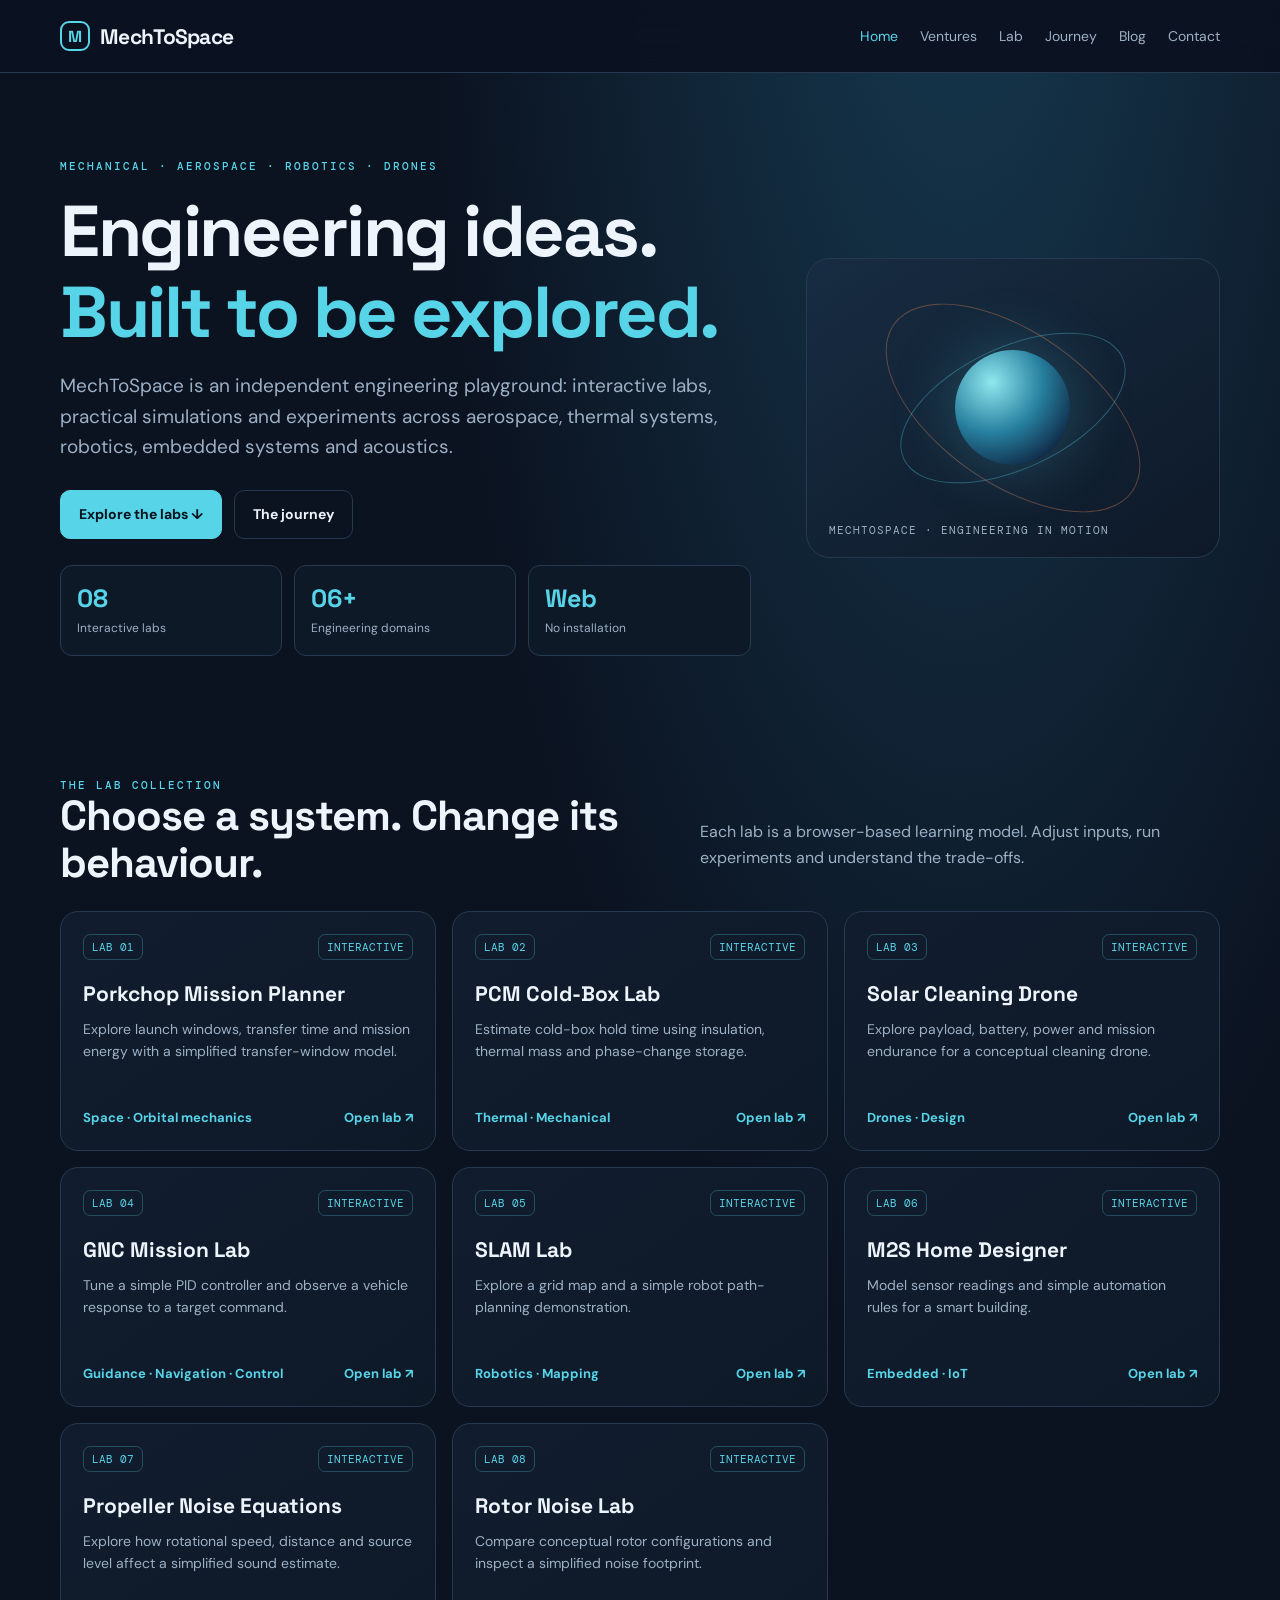
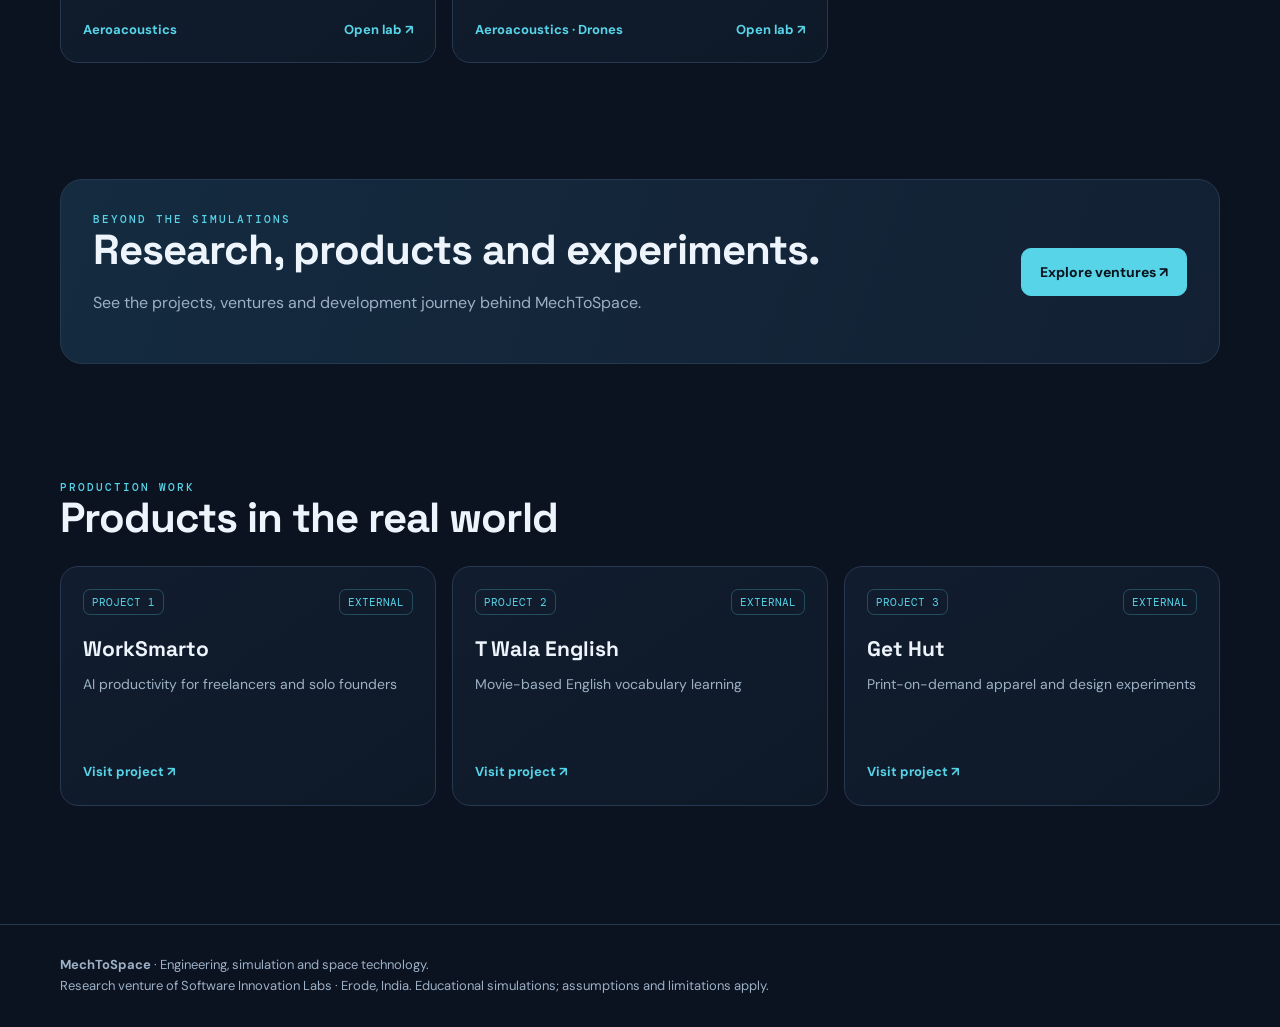
<file: index.html>
<!doctype html>
<html lang="en"><head><meta charset="utf-8"><meta name="viewport" content="width=device-width,initial-scale=1"><meta name="description" content="MechToSpace — interactive engineering, aerospace, robotics and simulation labs."><meta name="theme-color" content="#101b2a"><title>MechToSpace — Engineering in Motion</title><link rel="preconnect" href="https://fonts.googleapis.com"><link href="https://fonts.googleapis.com/css2?family=DM+Mono:wght@400;500&family=DM+Sans:wght@400;500;600;700&family=Space+Grotesk:wght@500;600;700&display=swap" rel="stylesheet"><link rel="stylesheet" href="/assets/site.css"></head><body><div id="app"></div><script src="/assets/site.js"></script></body></html>
</file>
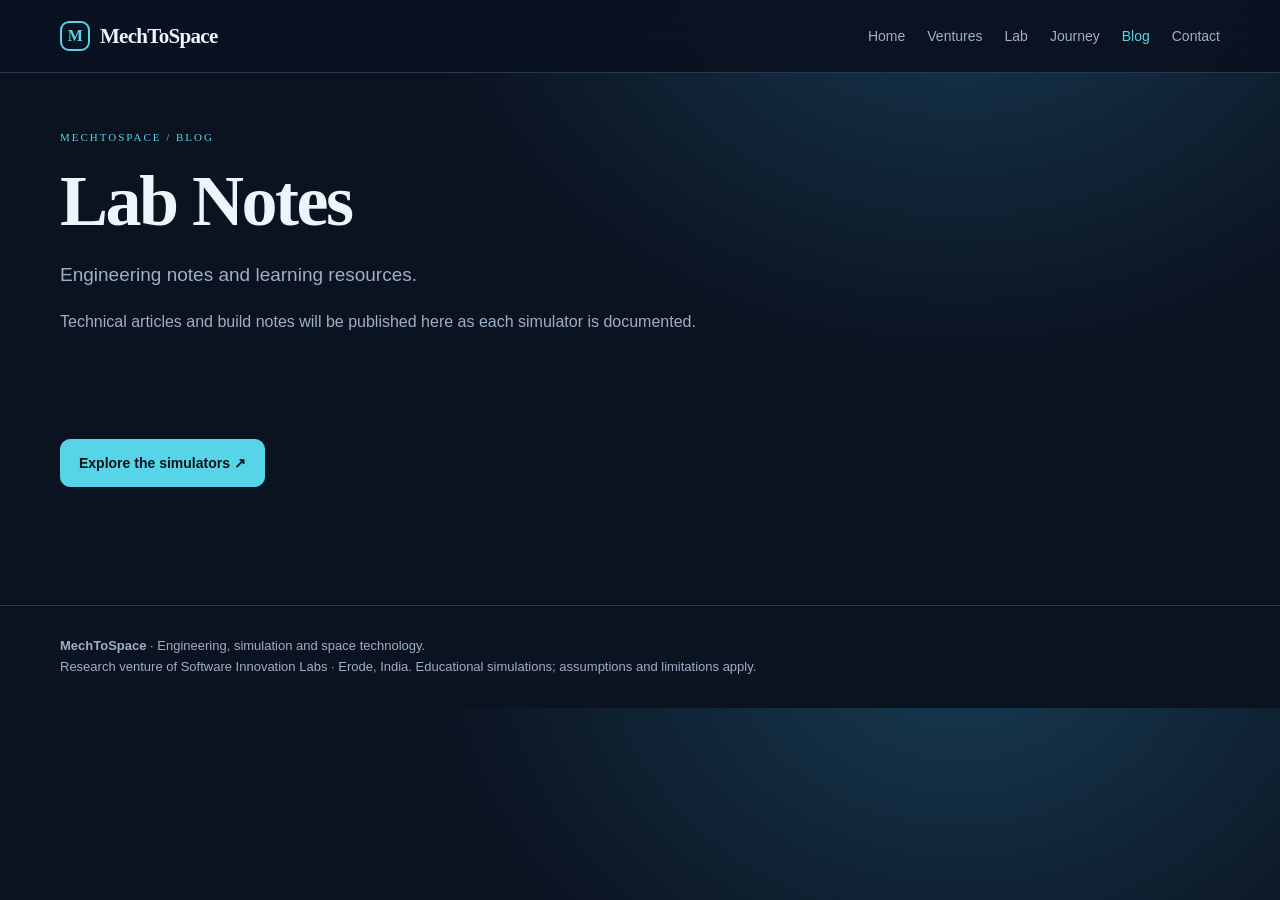
<file: blog/index.html>
<!doctype html><html lang="en"><head><meta charset="utf-8"><meta name="viewport" content="width=device-width,initial-scale=1"><meta name="description" content="MechToSpace blog"><title>Blog — MechToSpace</title><link rel="stylesheet" href="/assets/site.css"></head><body><div id="app"></div><script src="/assets/site.js"></script></body></html>
</file>
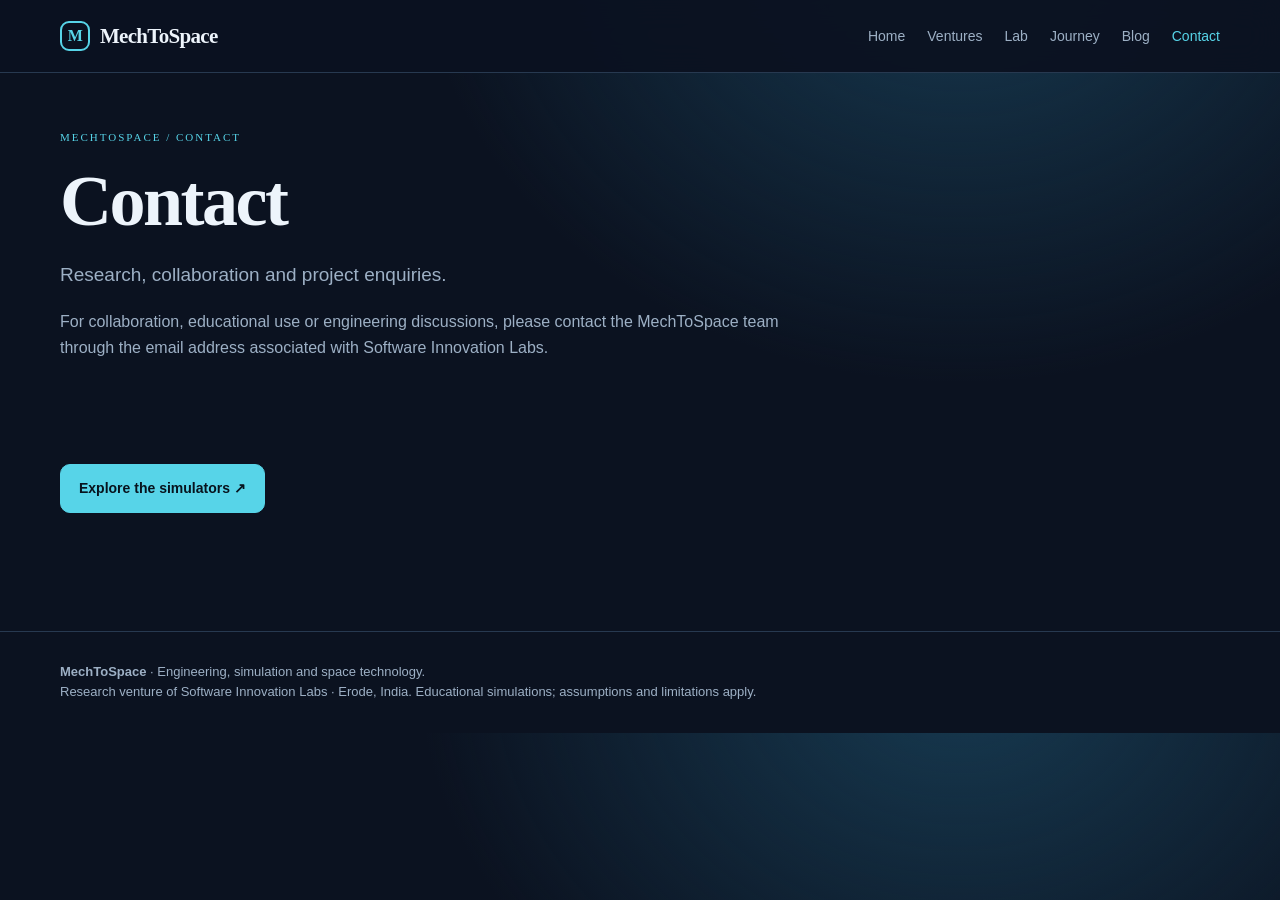
<file: contact/index.html>
<!doctype html><html lang="en"><head><meta charset="utf-8"><meta name="viewport" content="width=device-width,initial-scale=1"><meta name="description" content="MechToSpace contact"><title>Contact — MechToSpace</title><link rel="stylesheet" href="/assets/site.css"></head><body><div id="app"></div><script src="/assets/site.js"></script></body></html>
</file>
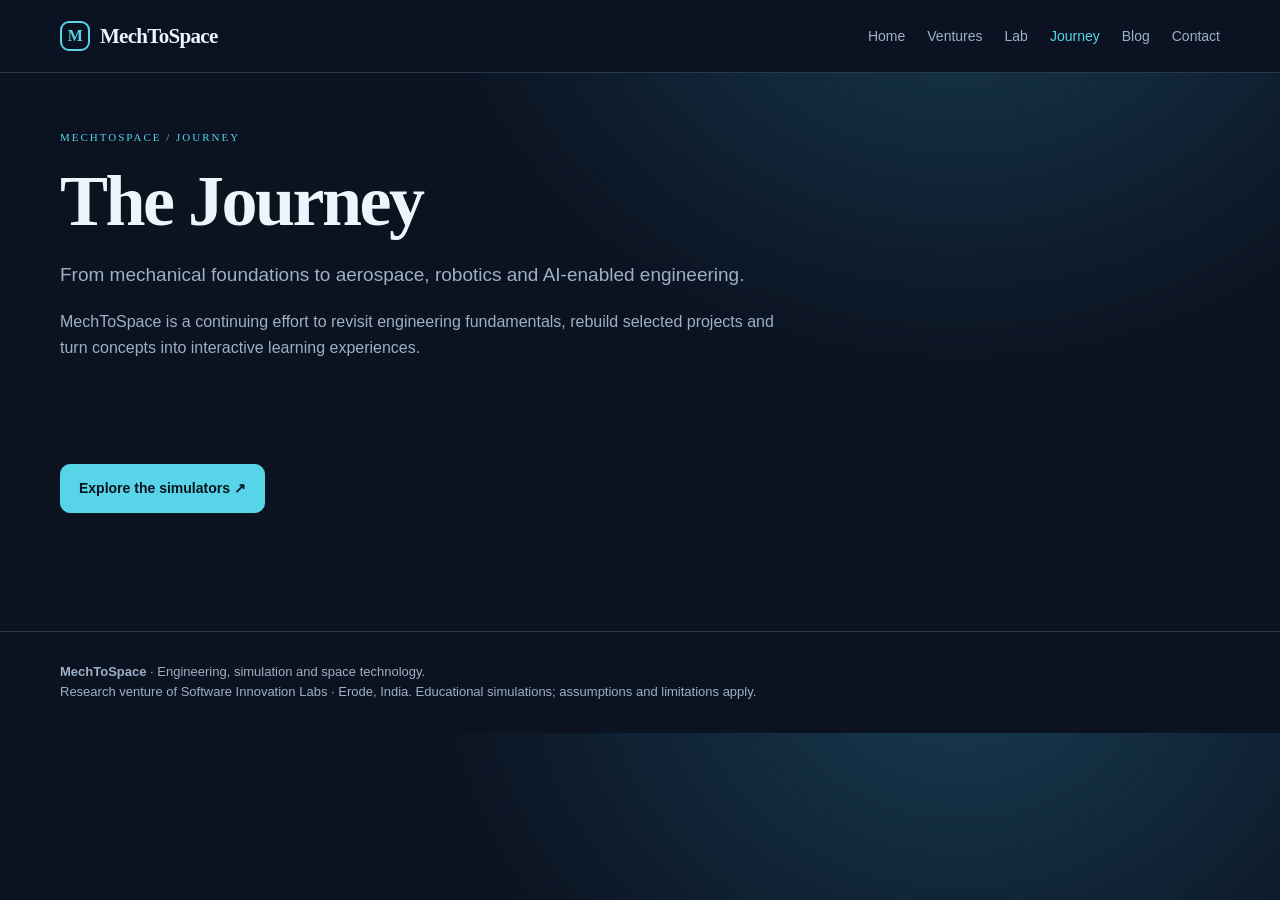
<file: journey/index.html>
<!doctype html><html lang="en"><head><meta charset="utf-8"><meta name="viewport" content="width=device-width,initial-scale=1"><meta name="description" content="MechToSpace journey"><title>Journey — MechToSpace</title><link rel="stylesheet" href="/assets/site.css"></head><body><div id="app"></div><script src="/assets/site.js"></script></body></html>
</file>
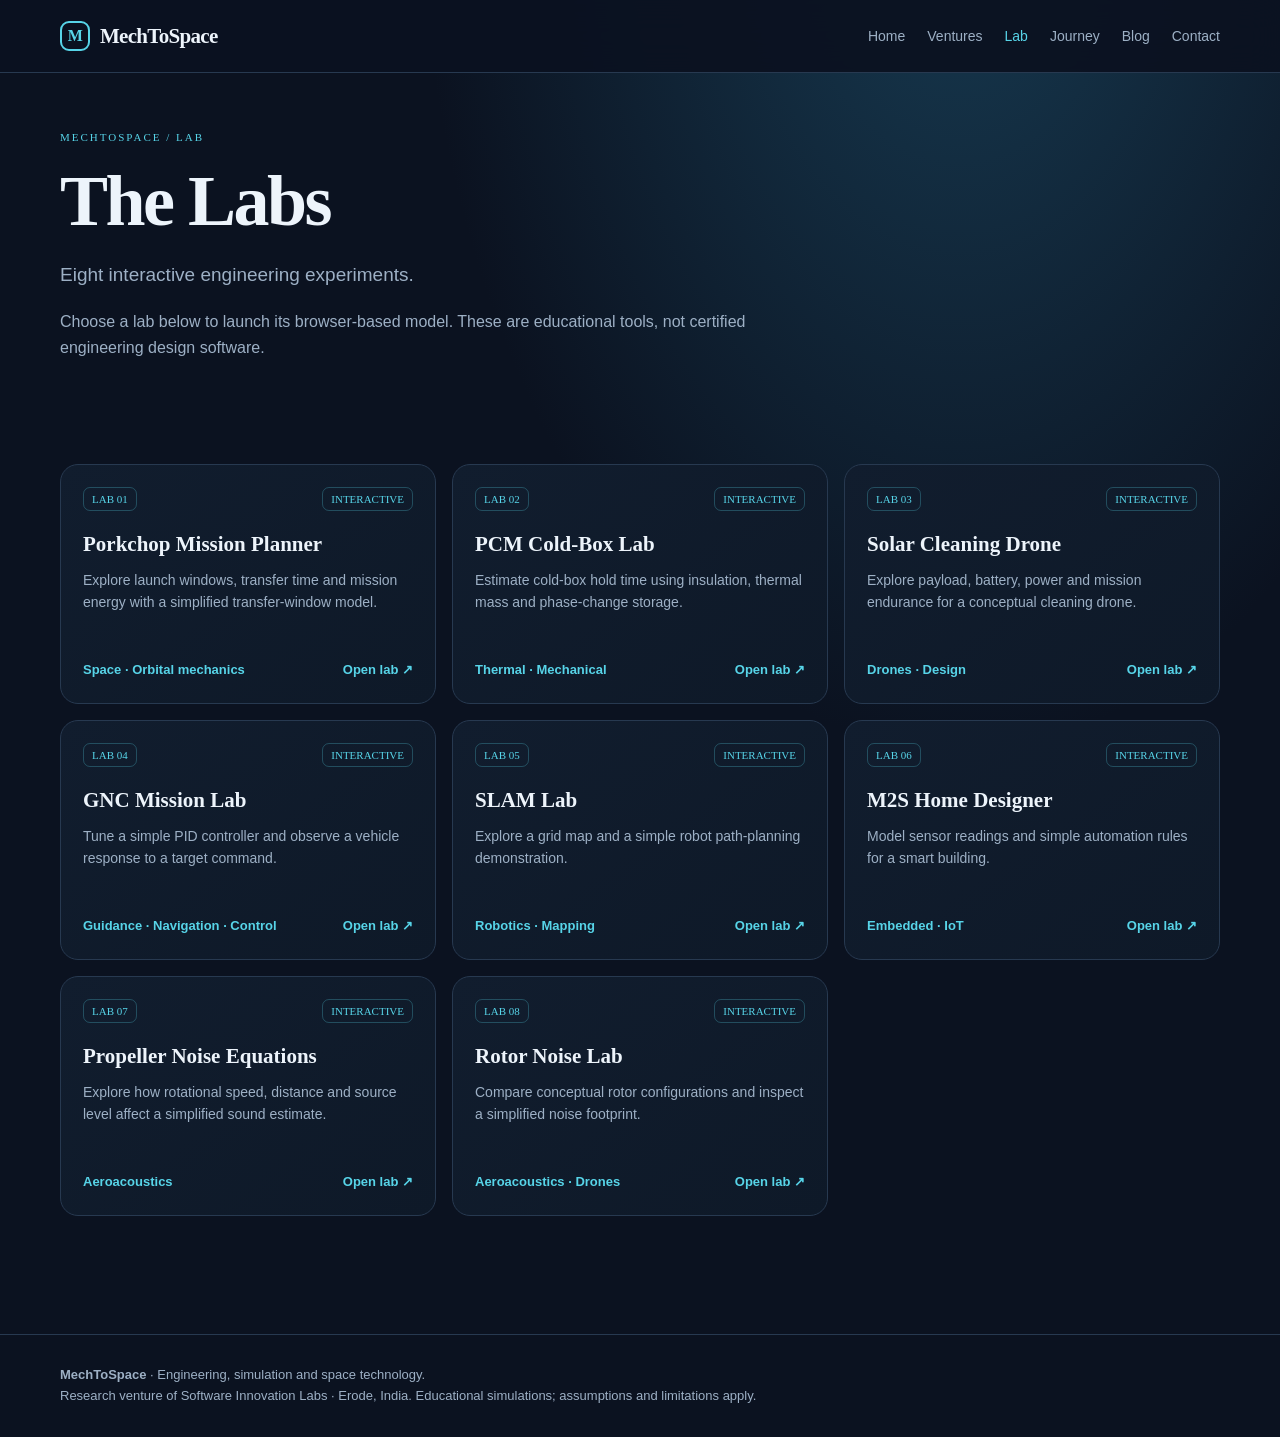
<file: lab/index.html>
<!doctype html><html lang="en"><head><meta charset="utf-8"><meta name="viewport" content="width=device-width,initial-scale=1"><meta name="description" content="MechToSpace lab"><title>Lab — MechToSpace</title><link rel="stylesheet" href="/assets/site.css"></head><body><div id="app"></div><script src="/assets/site.js"></script></body></html>
</file>
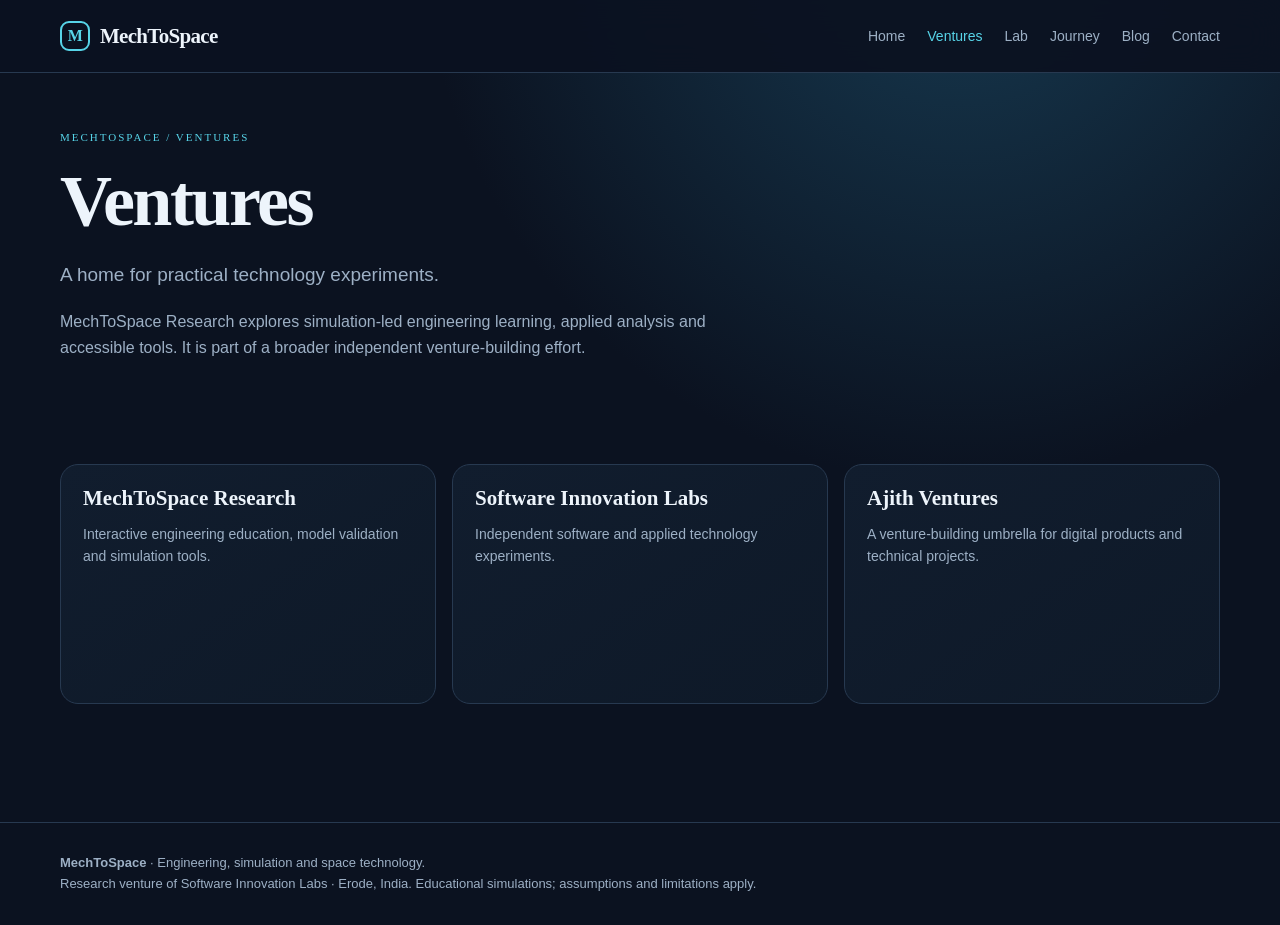
<file: ventures/index.html>
<!doctype html><html lang="en"><head><meta charset="utf-8"><meta name="viewport" content="width=device-width,initial-scale=1"><meta name="description" content="MechToSpace ventures"><title>Ventures — MechToSpace</title><link rel="stylesheet" href="/assets/site.css"></head><body><div id="app"></div><script src="/assets/site.js"></script></body></html>
</file>
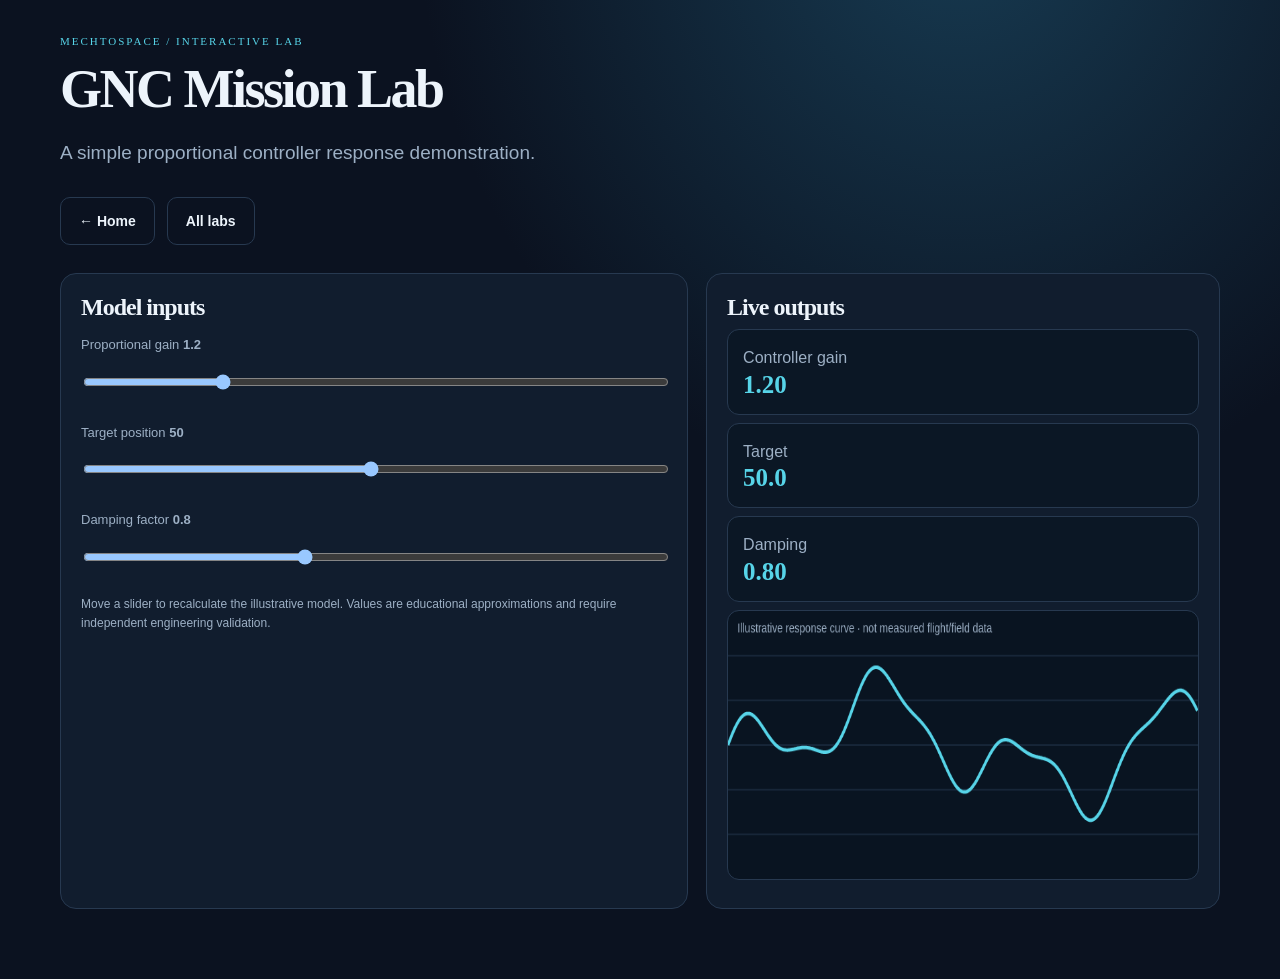
<file: simulators/gnc/index.html>
<!doctype html><html lang="en"><head><meta charset="utf-8"><meta name="viewport" content="width=device-width,initial-scale=1"><title>gnc — MechToSpace</title><link rel="stylesheet" href="/assets/site.css"></head><body data-sim="gnc"><div id="simapp"></div><script src="/simulators/shared.js"></script></body></html>
</file>
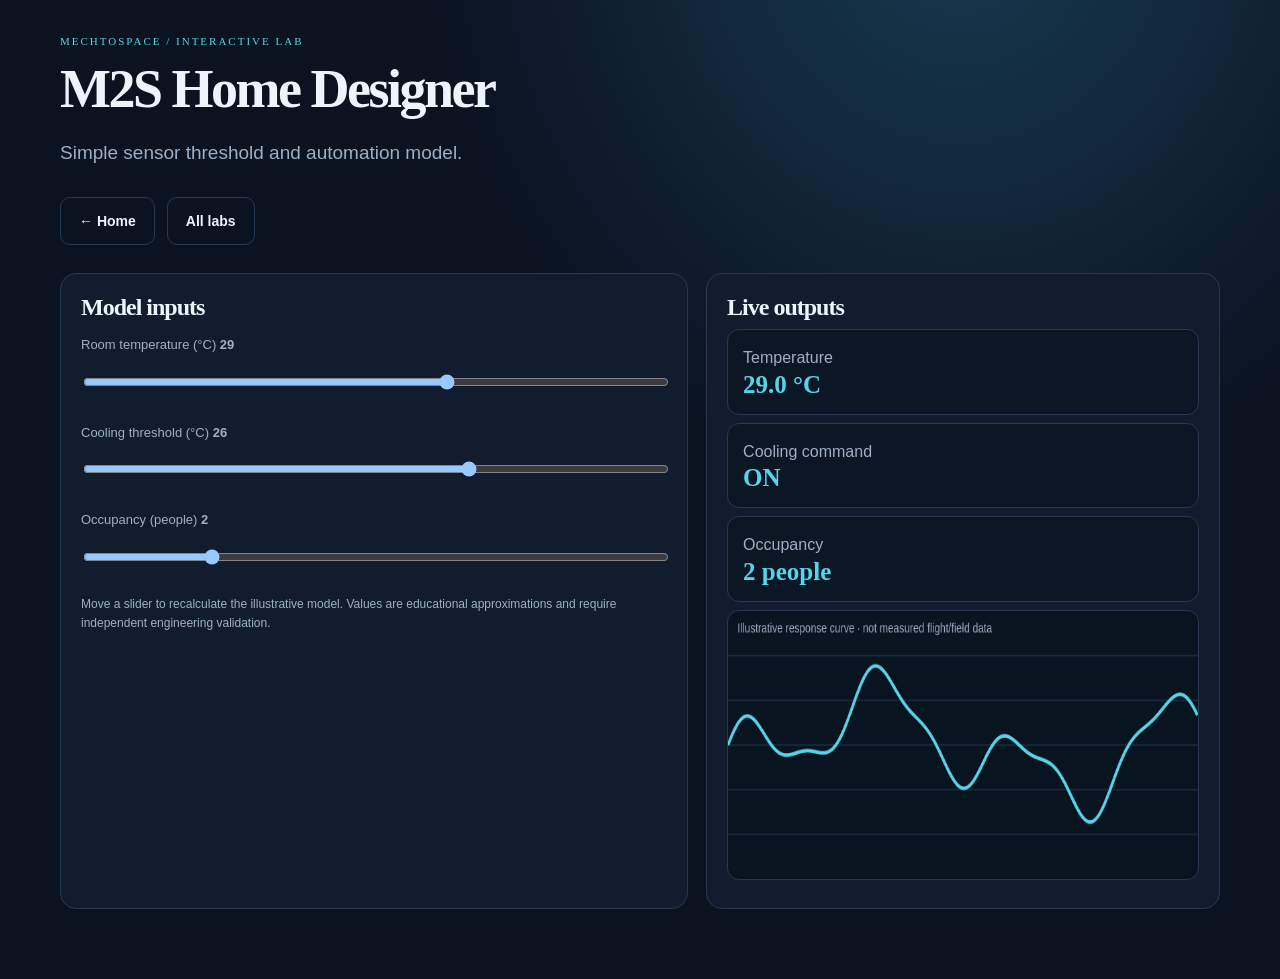
<file: simulators/m2s-home/index.html>
<!doctype html><html lang="en"><head><meta charset="utf-8"><meta name="viewport" content="width=device-width,initial-scale=1"><title>m2s-home — MechToSpace</title><link rel="stylesheet" href="/assets/site.css"></head><body data-sim="m2s-home"><div id="simapp"></div><script src="/simulators/shared.js"></script></body></html>
</file>
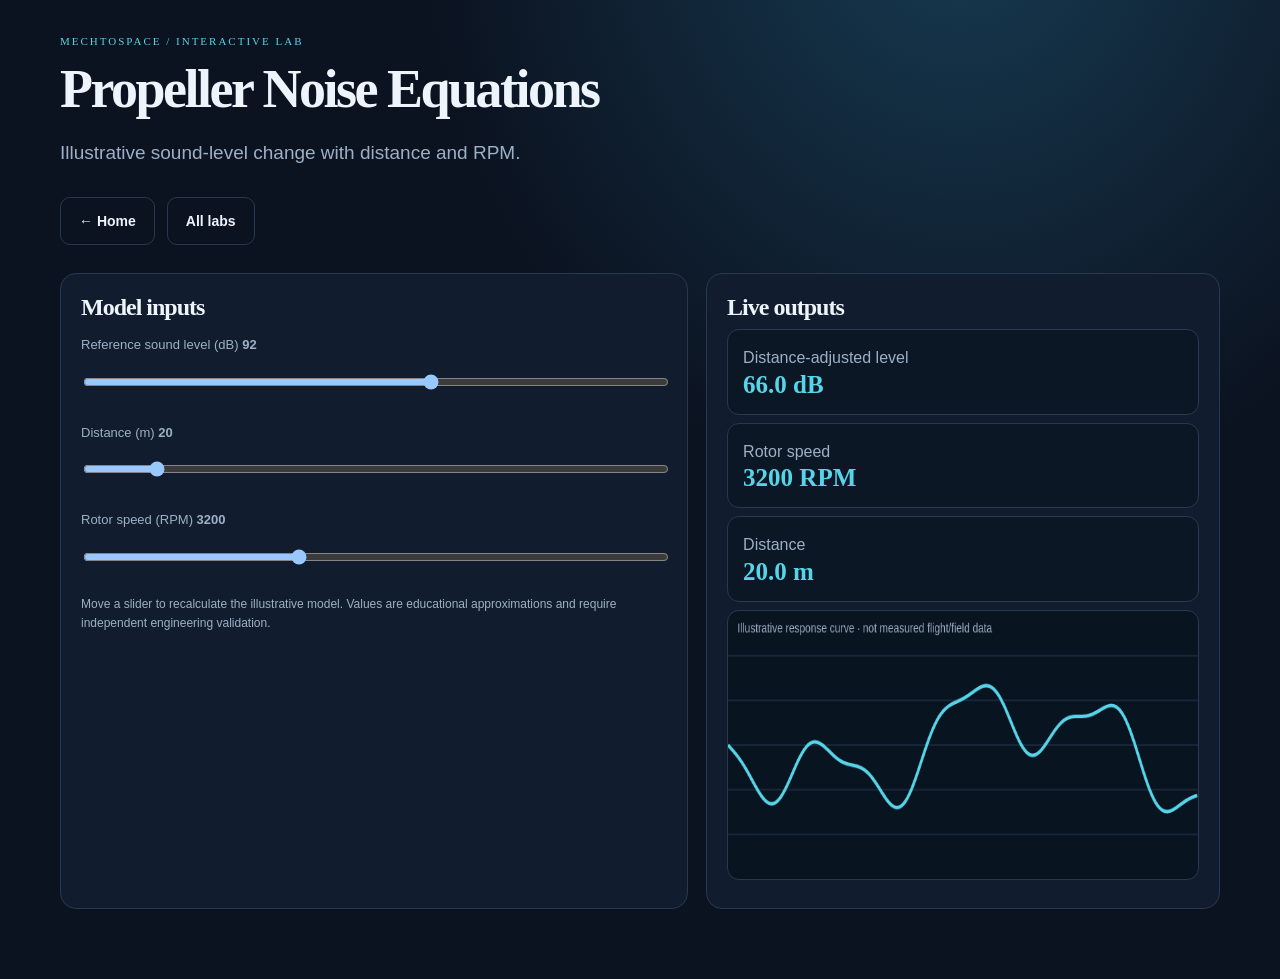
<file: simulators/noise-equations/index.html>
<!doctype html><html lang="en"><head><meta charset="utf-8"><meta name="viewport" content="width=device-width,initial-scale=1"><title>noise-equations — MechToSpace</title><link rel="stylesheet" href="/assets/site.css"></head><body data-sim="noise-equations"><div id="simapp"></div><script src="/simulators/shared.js"></script></body></html>
</file>
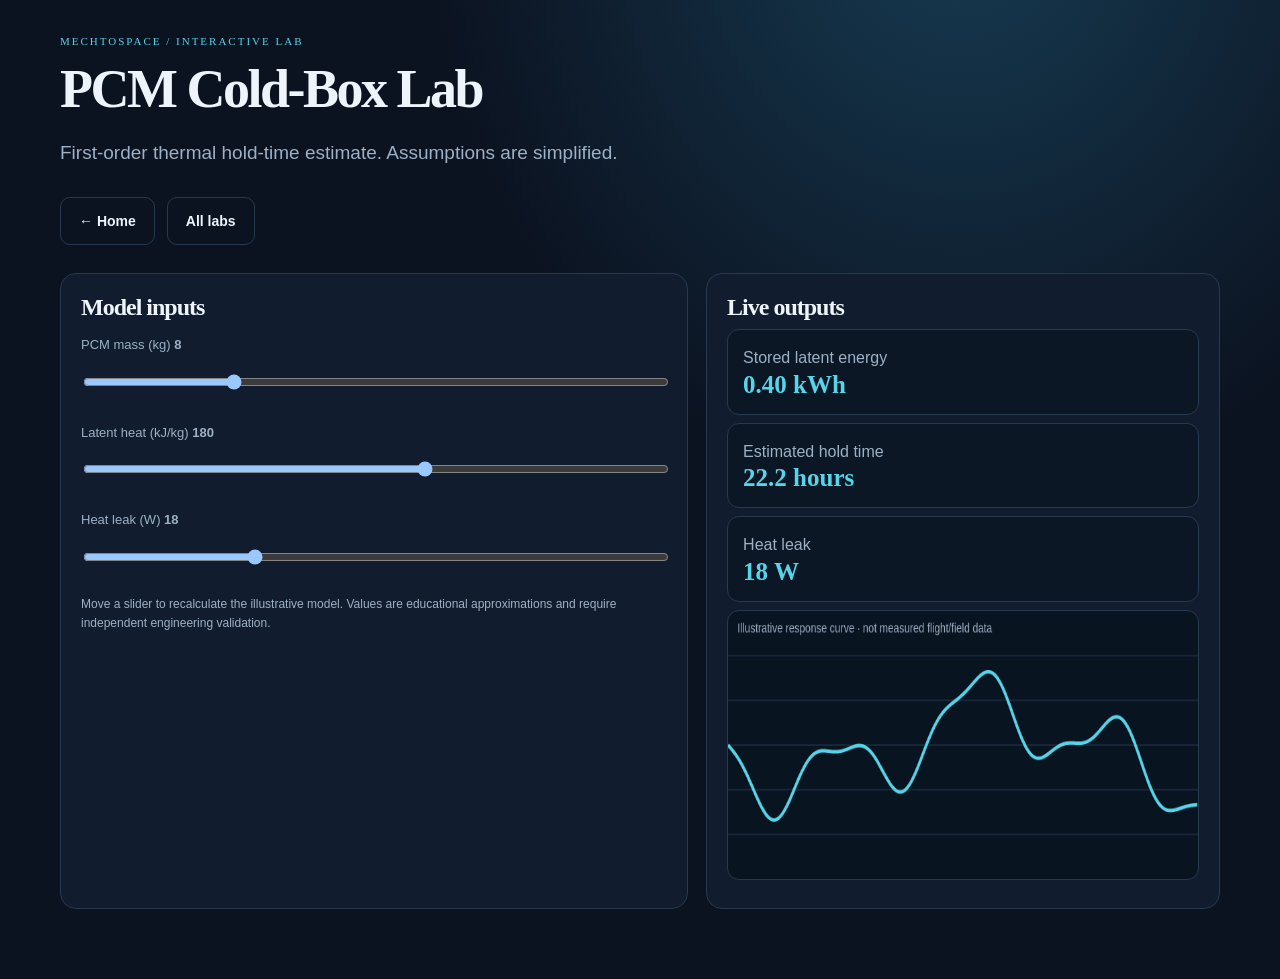
<file: simulators/pcm-fridge/index.html>
<!doctype html><html lang="en"><head><meta charset="utf-8"><meta name="viewport" content="width=device-width,initial-scale=1"><title>pcm-fridge — MechToSpace</title><link rel="stylesheet" href="/assets/site.css"></head><body data-sim="pcm-fridge"><div id="simapp"></div><script src="/simulators/shared.js"></script></body></html>
</file>
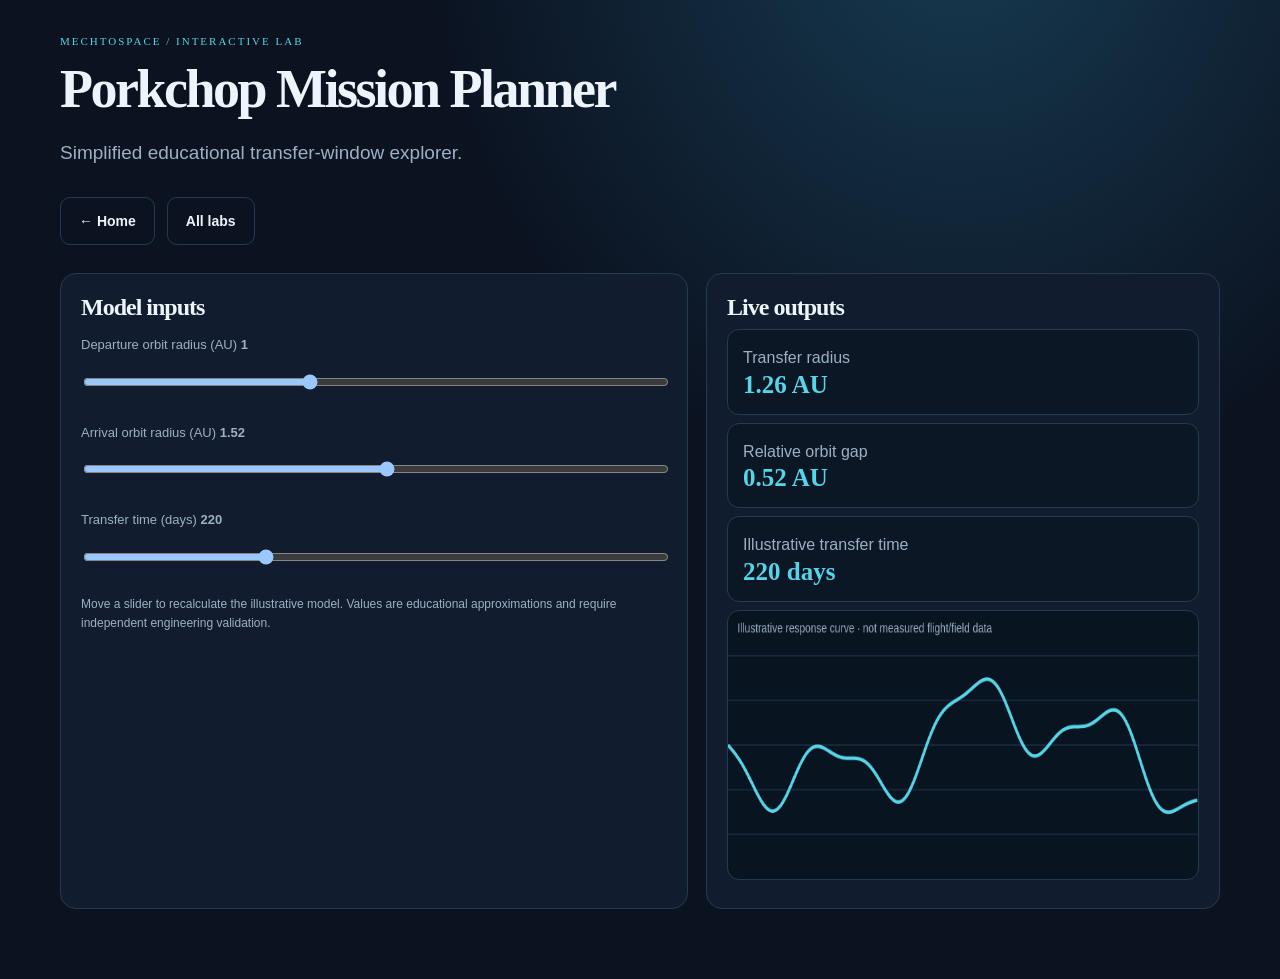
<file: simulators/porkchop/index.html>
<!doctype html><html lang="en"><head><meta charset="utf-8"><meta name="viewport" content="width=device-width,initial-scale=1"><title>porkchop — MechToSpace</title><link rel="stylesheet" href="/assets/site.css"></head><body data-sim="porkchop"><div id="simapp"></div><script src="/simulators/shared.js"></script></body></html>
</file>
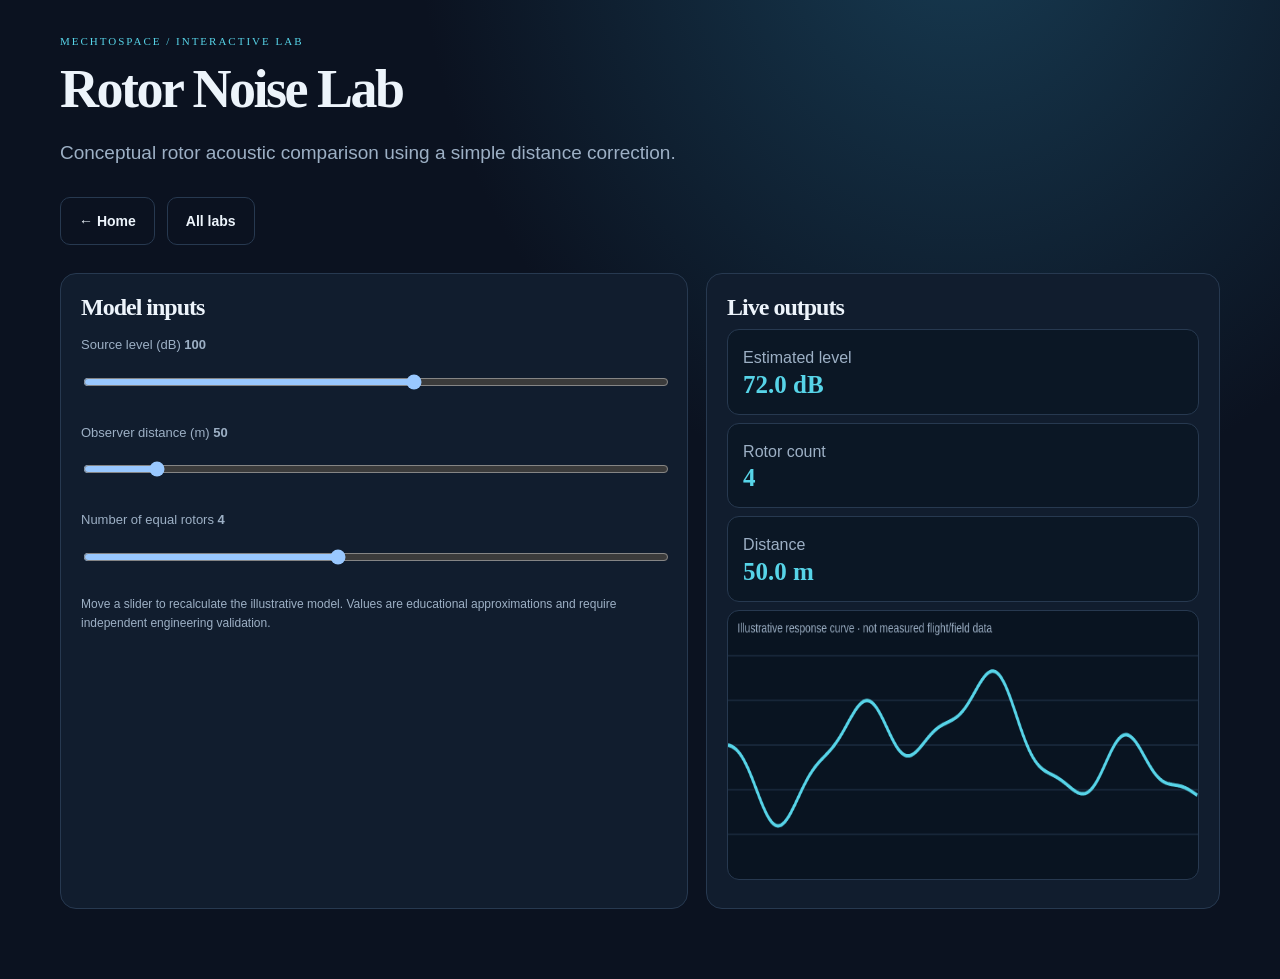
<file: simulators/rotor-noise/index.html>
<!doctype html><html lang="en"><head><meta charset="utf-8"><meta name="viewport" content="width=device-width,initial-scale=1"><title>rotor-noise — MechToSpace</title><link rel="stylesheet" href="/assets/site.css"></head><body data-sim="rotor-noise"><div id="simapp"></div><script src="/simulators/shared.js"></script></body></html>
</file>
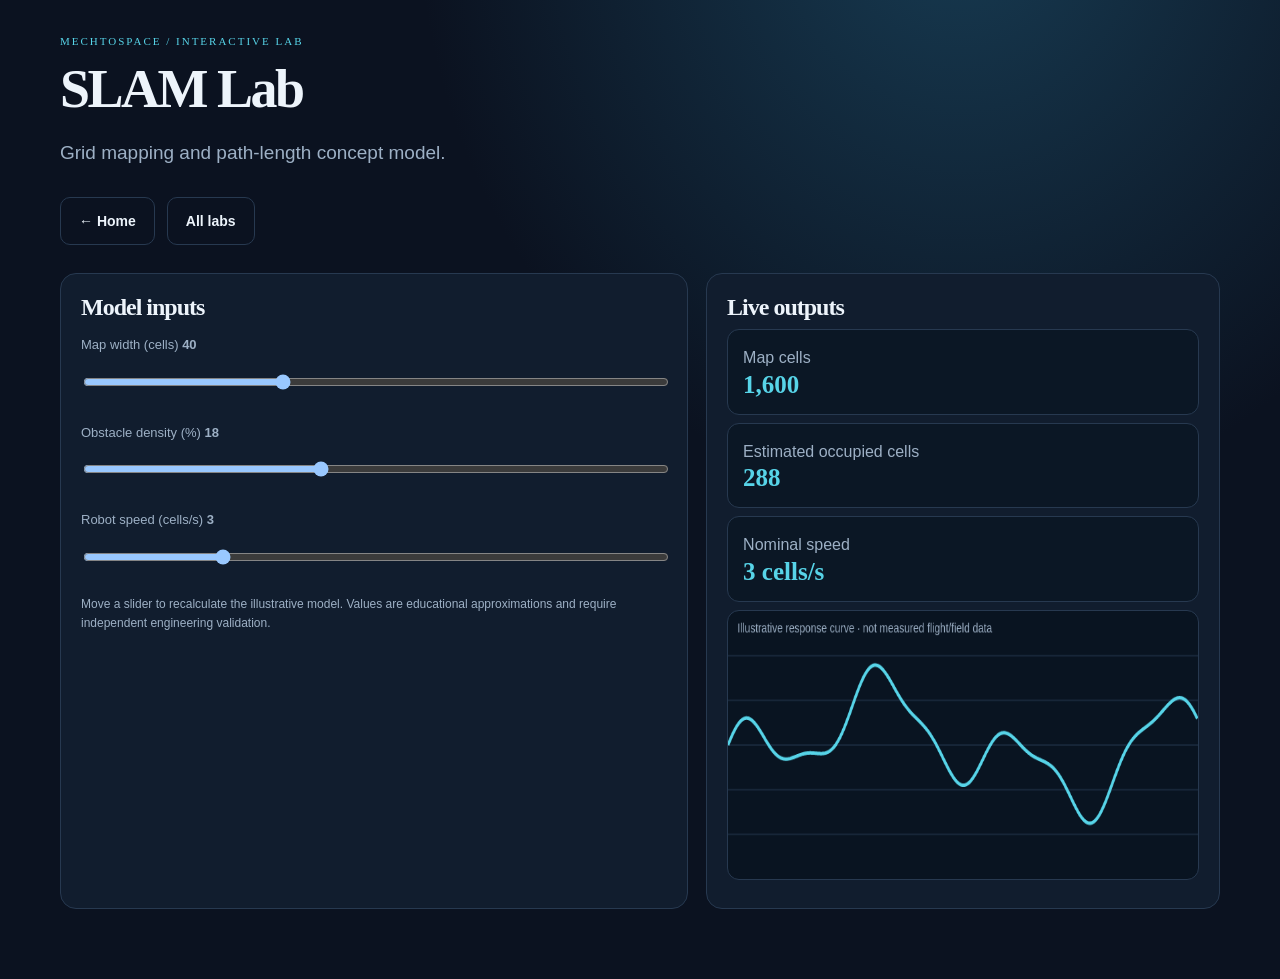
<file: simulators/slam/index.html>
<!doctype html><html lang="en"><head><meta charset="utf-8"><meta name="viewport" content="width=device-width,initial-scale=1"><title>slam — MechToSpace</title><link rel="stylesheet" href="/assets/site.css"></head><body data-sim="slam"><div id="simapp"></div><script src="/simulators/shared.js"></script></body></html>
</file>
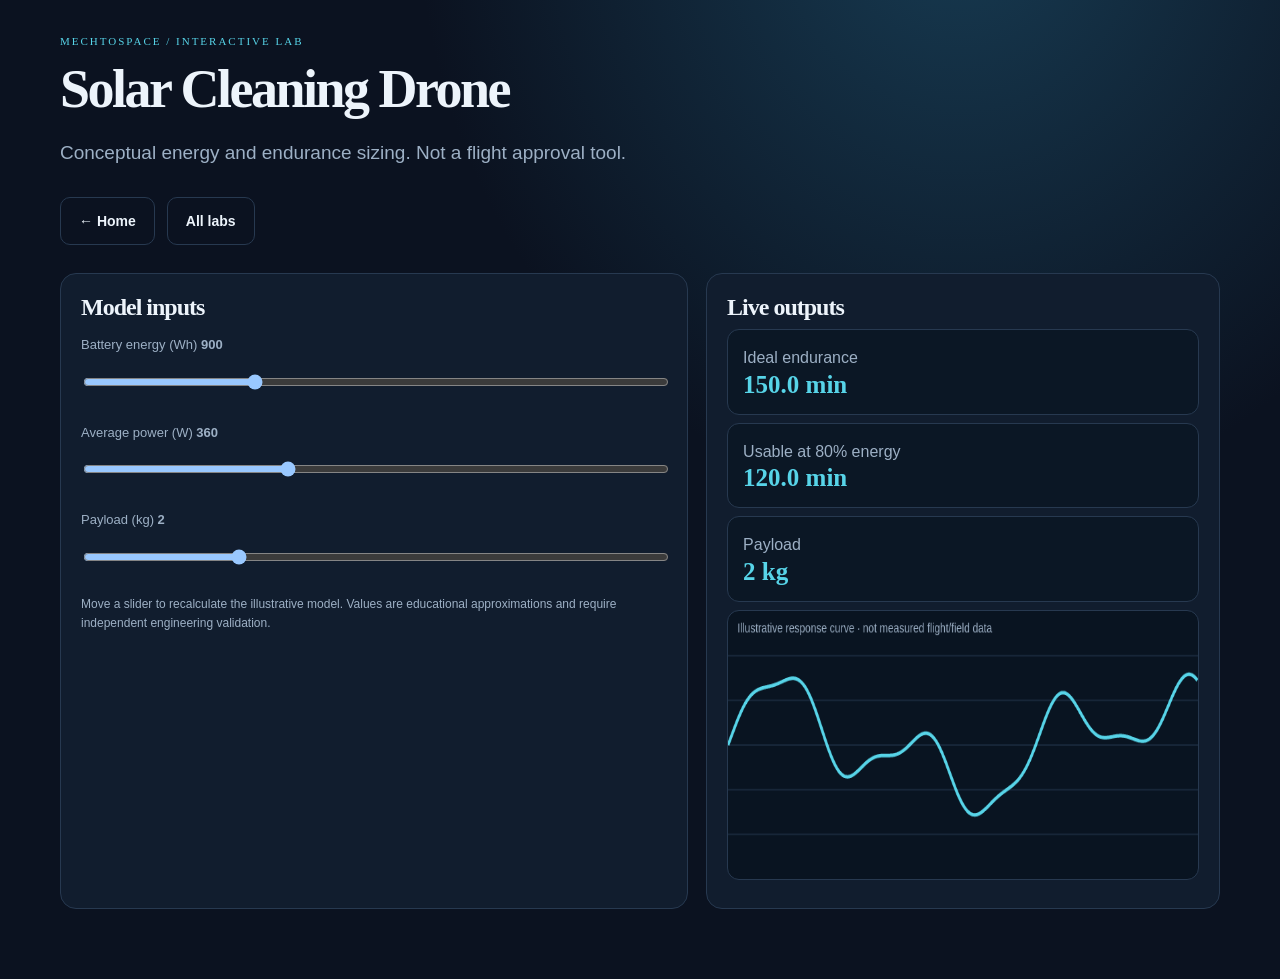
<file: simulators/solar-drone/index.html>
<!doctype html><html lang="en"><head><meta charset="utf-8"><meta name="viewport" content="width=device-width,initial-scale=1"><title>solar-drone — MechToSpace</title><link rel="stylesheet" href="/assets/site.css"></head><body data-sim="solar-drone"><div id="simapp"></div><script src="/simulators/shared.js"></script></body></html>
</file>
<file: assets/site.css>
:root{--bg:#0b1220;--panel:#111d2e;--panel2:#16253a;--ink:#edf4fb;--muted:#9db0c5;--line:#273950;--cyan:#57d4e8;--orange:#ff925c;--green:#73d6a1;--radius:18px;font-family:"DM Sans",sans-serif;color-scheme:dark}*{box-sizing:border-box}html{scroll-behavior:smooth}body{margin:0;background:radial-gradient(ellipse at 75% -10%,#173b52 0,transparent 40%),var(--bg);color:var(--ink);line-height:1.6}a{color:inherit;text-decoration:none}.wrap{width:min(1160px,calc(100% - 40px));margin:auto}.top{position:sticky;top:0;z-index:20;background:#0b1220eF;border-bottom:1px solid var(--line);backdrop-filter:blur(16px)}.navrow{height:72px;display:flex;align-items:center;gap:26px}.brand{font:700 21px "Space Grotesk";letter-spacing:-.7px;display:flex;gap:10px;align-items:center}.brandmark{width:30px;height:30px;border:2px solid var(--cyan);border-radius:9px;display:grid;place-items:center;color:var(--cyan);font-size:16px}.navlinks{display:flex;gap:22px;margin-left:auto;color:var(--muted);font-size:14px}.navlinks a:hover,.navlinks a.active{color:var(--cyan)}.menu{display:none;background:none;border:1px solid var(--line);color:var(--ink);border-radius:9px;padding:8px}.hero{padding:86px 0 64px;display:grid;grid-template-columns:1.25fr .75fr;gap:55px;align-items:center}.eyebrow{font:500 11px "DM Mono";letter-spacing:2px;text-transform:uppercase;color:var(--cyan)}h1,h2,h3{font-family:"Space Grotesk";line-height:1.12;margin:0}h1{font-size:clamp(42px,6vw,72px);letter-spacing:-2.5px;margin:18px 0}h2{font-size:clamp(28px,4vw,42px);letter-spacing:-1px}h3{font-size:21px}.lead{font-size:19px;color:var(--muted);max-width:690px}.actions{display:flex;flex-wrap:wrap;gap:12px;margin-top:28px}.btn{display:inline-flex;align-items:center;justify-content:center;padding:12px 18px;border-radius:10px;border:1px solid var(--line);font-weight:700;font-size:14px}.btn.primary{background:var(--cyan);color:#07131d;border-color:var(--cyan)}.btn:hover{transform:translateY(-2px)}.orbit-card{border:1px solid var(--line);background:linear-gradient(145deg,#172c42,#0e1928);border-radius:24px;padding:24px;min-height:300px;display:grid;place-items:center;position:relative;overflow:hidden}.orbit-card:before,.orbit-card:after{content:"";position:absolute;width:240px;height:120px;border:1px solid #57d4e855;border-radius:50%;transform:rotate(-25deg)}.orbit-card:after{transform:rotate(35deg);width:290px;height:150px;border-color:#ff925c55}.planet{width:115px;height:115px;border-radius:50%;background:radial-gradient(circle at 32% 28%,#8fe7ee,#267f9e 45%,#102a48 80%);box-shadow:0 0 65px #57d4e844;z-index:1}.orbit-label{position:absolute;bottom:20px;left:22px;color:var(--muted);font:11px "DM Mono";letter-spacing:1px}.section{padding:58px 0}.section-head{display:flex;justify-content:space-between;align-items:end;gap:20px;margin-bottom:25px}.section-head p{color:var(--muted);max-width:520px}.grid{display:grid;grid-template-columns:repeat(3,1fr);gap:16px}.card{background:linear-gradient(145deg,var(--panel),#0e1928);border:1px solid var(--line);border-radius:var(--radius);padding:22px;min-height:240px;display:flex;flex-direction:column;transition:.2s}.card:hover{border-color:#57d4e899;transform:translateY(-3px)}.cardtop{display:flex;justify-content:space-between;align-items:center;margin-bottom:22px}.num,.tag{font:11px "DM Mono";color:var(--cyan);border:1px solid #57d4e844;border-radius:7px;padding:5px 8px}.card p{color:var(--muted);font-size:14px;margin:12px 0 20px}.cardfoot{margin-top:auto;display:flex;justify-content:space-between;align-items:center;color:var(--cyan);font-weight:700;font-size:13px}.muted{color:var(--muted)}.band{border:1px solid var(--line);background:linear-gradient(110deg,#142b40,#132033);padding:32px;border-radius:22px;display:flex;justify-content:space-between;gap:24px;align-items:center}.stats{display:grid;grid-template-columns:repeat(3,1fr);gap:12px;margin-top:26px}.stat{padding:16px;border:1px solid var(--line);border-radius:12px;background:#0e1928}.stat b{display:block;font:700 25px "Space Grotesk";color:var(--cyan)}.stat span{font-size:12px;color:var(--muted)}footer{border-top:1px solid var(--line);padding:30px 0;color:var(--muted);font-size:13px;margin-top:60px}.pagehero{padding:58px 0 30px}.pagehero p{color:var(--muted);max-width:720px;margin-top:14px}.simwrap{padding:35px 0 70px}.simgrid{display:grid;grid-template-columns:1.1fr .9fr;gap:18px}.sim-panel{background:var(--panel);border:1px solid var(--line);border-radius:16px;padding:20px}.sim-panel label{display:block;color:var(--muted);font-size:13px;margin:14px 0 5px}.sim-panel input,.sim-panel select{width:100%;background:#0a1421;border:1px solid var(--line);color:var(--ink);padding:10px;border-radius:8px}.metric{padding:15px;background:#0b1725;border:1px solid var(--line);border-radius:12px;margin:8px 0}.metric b{display:block;font:700 25px "Space Grotesk";color:var(--cyan)}canvas{width:100%;height:270px;background:#091421;border-radius:12px;border:1px solid var(--line)}.tabs{display:flex;flex-wrap:wrap;gap:8px;margin:20px 0}.tabs button{background:var(--panel);border:1px solid var(--line);color:var(--muted);padding:9px 12px;border-radius:9px;cursor:pointer}.tabs button.active{color:#07131d;background:var(--cyan);border-color:var(--cyan)}.note{font-size:12px;color:var(--muted);margin-top:12px}.mobileonly{display:none}@media(max-width:850px){.hero{grid-template-columns:1fr;gap:25px;padding-top:58px}.orbit-card{min-height:220px}.grid{grid-template-columns:repeat(2,1fr)}.simgrid{grid-template-columns:1fr}.section-head{display:block}.section-head p{margin-top:10px}.navlinks{display:none;position:absolute;top:72px;left:0;right:0;background:#0b1220;padding:18px 22px;border-bottom:1px solid var(--line);flex-direction:column;gap:15px}.navlinks.open{display:flex}.menu{display:block;margin-left:auto}.band{align-items:flex-start;flex-direction:column}}@media(max-width:560px){.wrap{width:min(100% - 28px,1160px)}.grid{grid-template-columns:1fr}.stats{grid-template-columns:1fr 1fr}h1{letter-spacing:-1.5px}.hero{padding:48px 0}.section{padding:42px 0}.card{min-height:210px}.mobileonly{display:block}}
</file>
